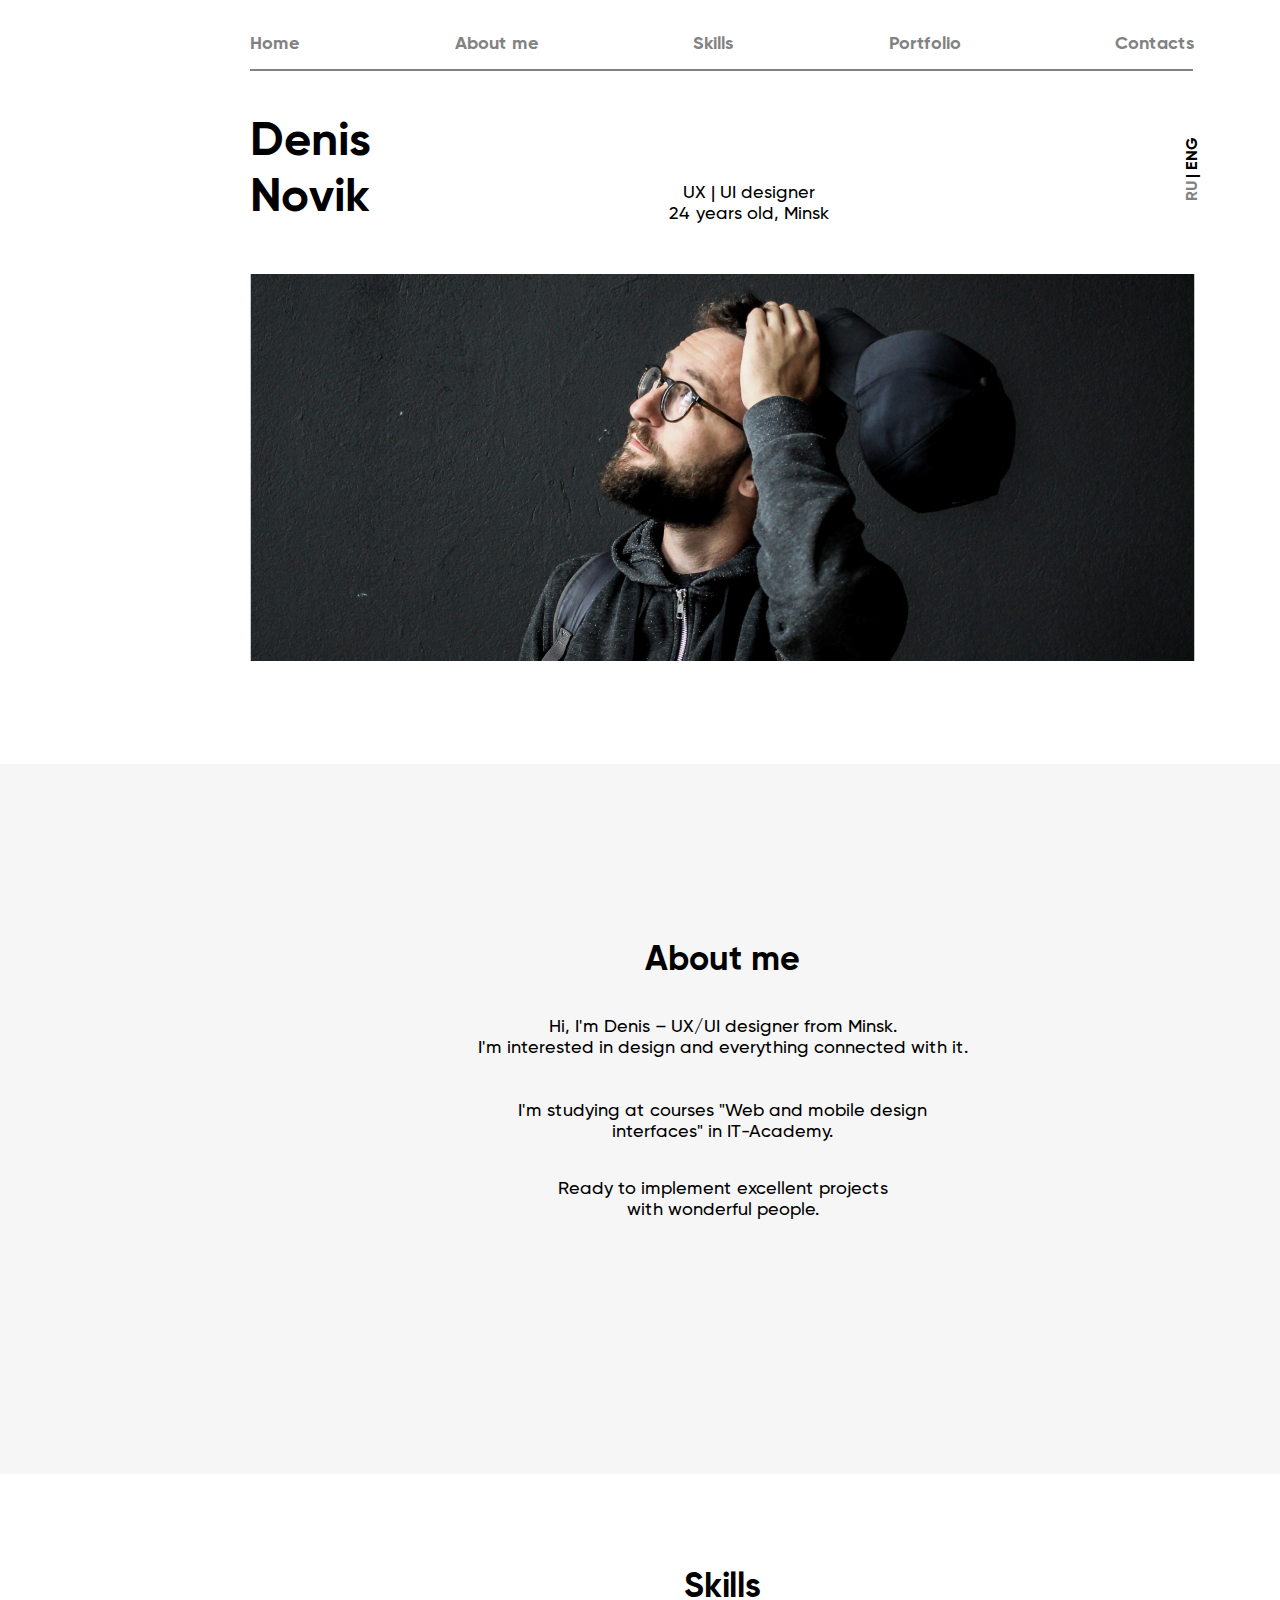
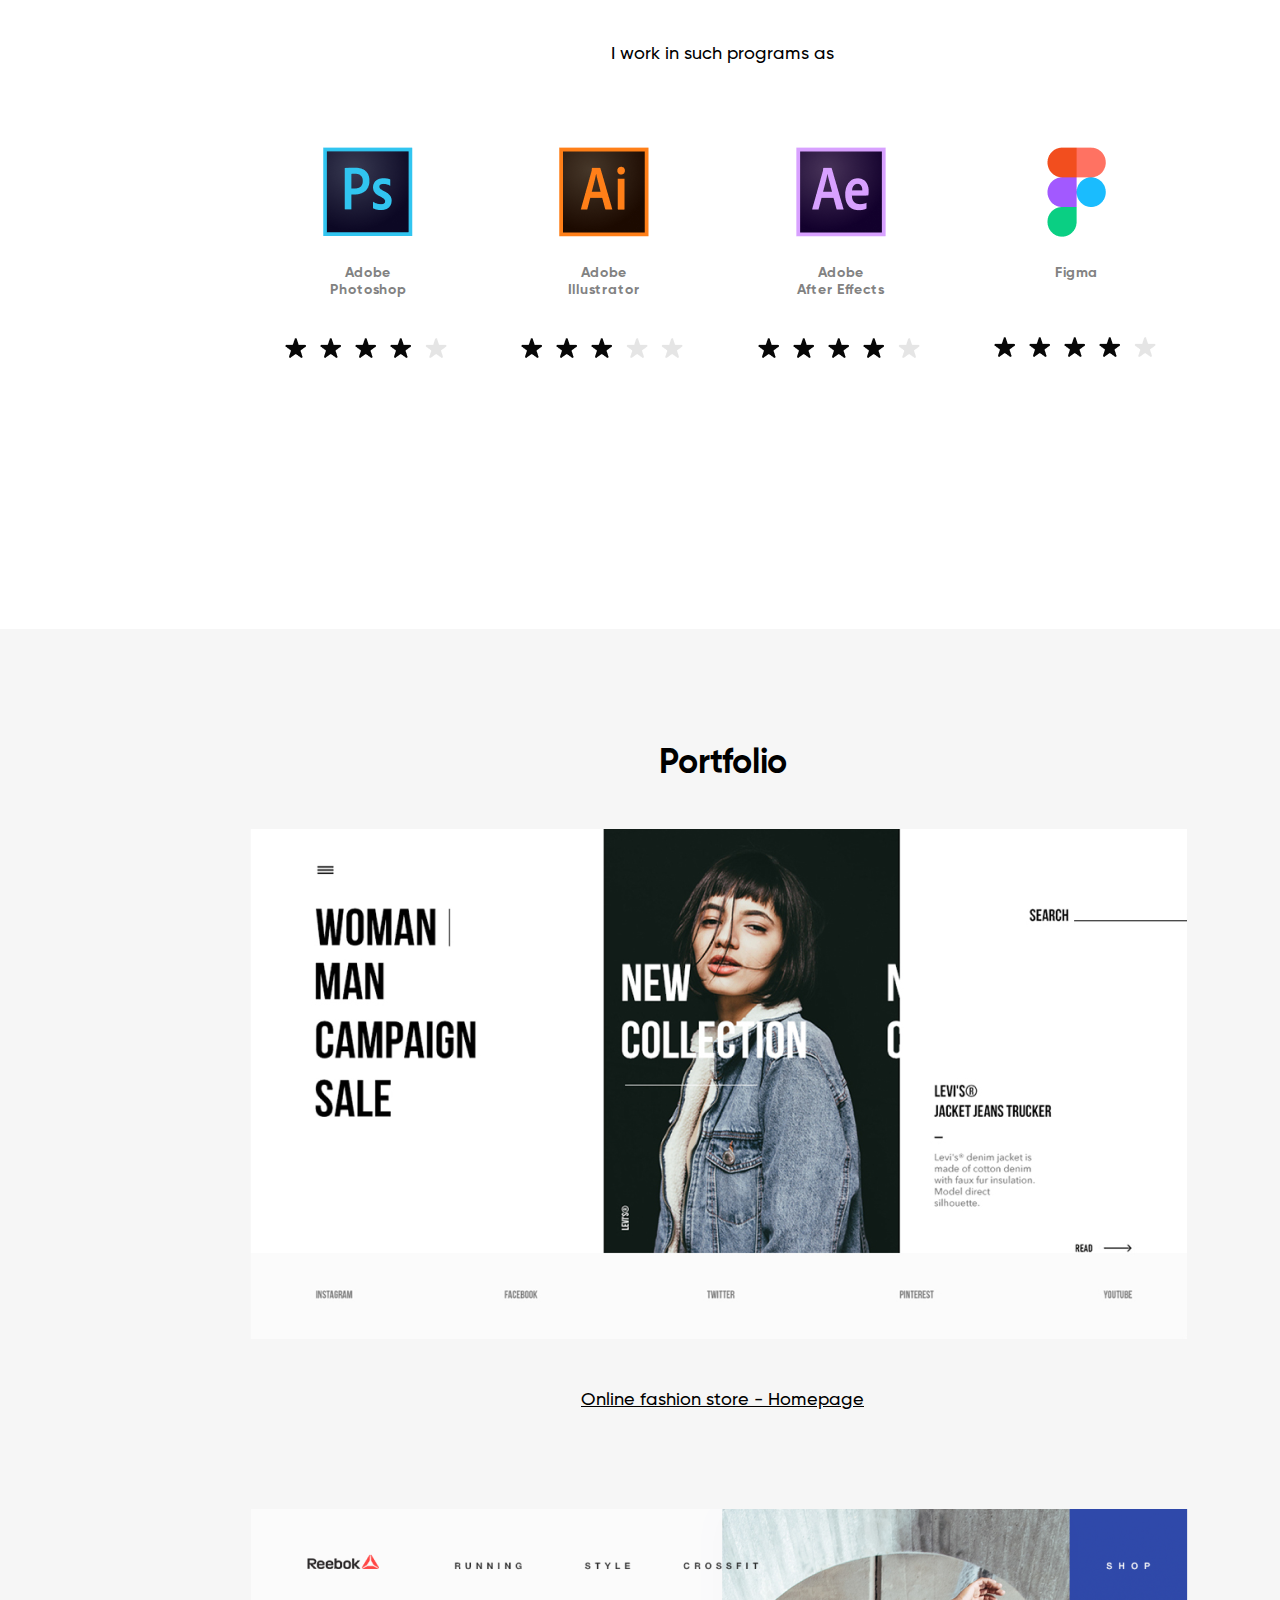
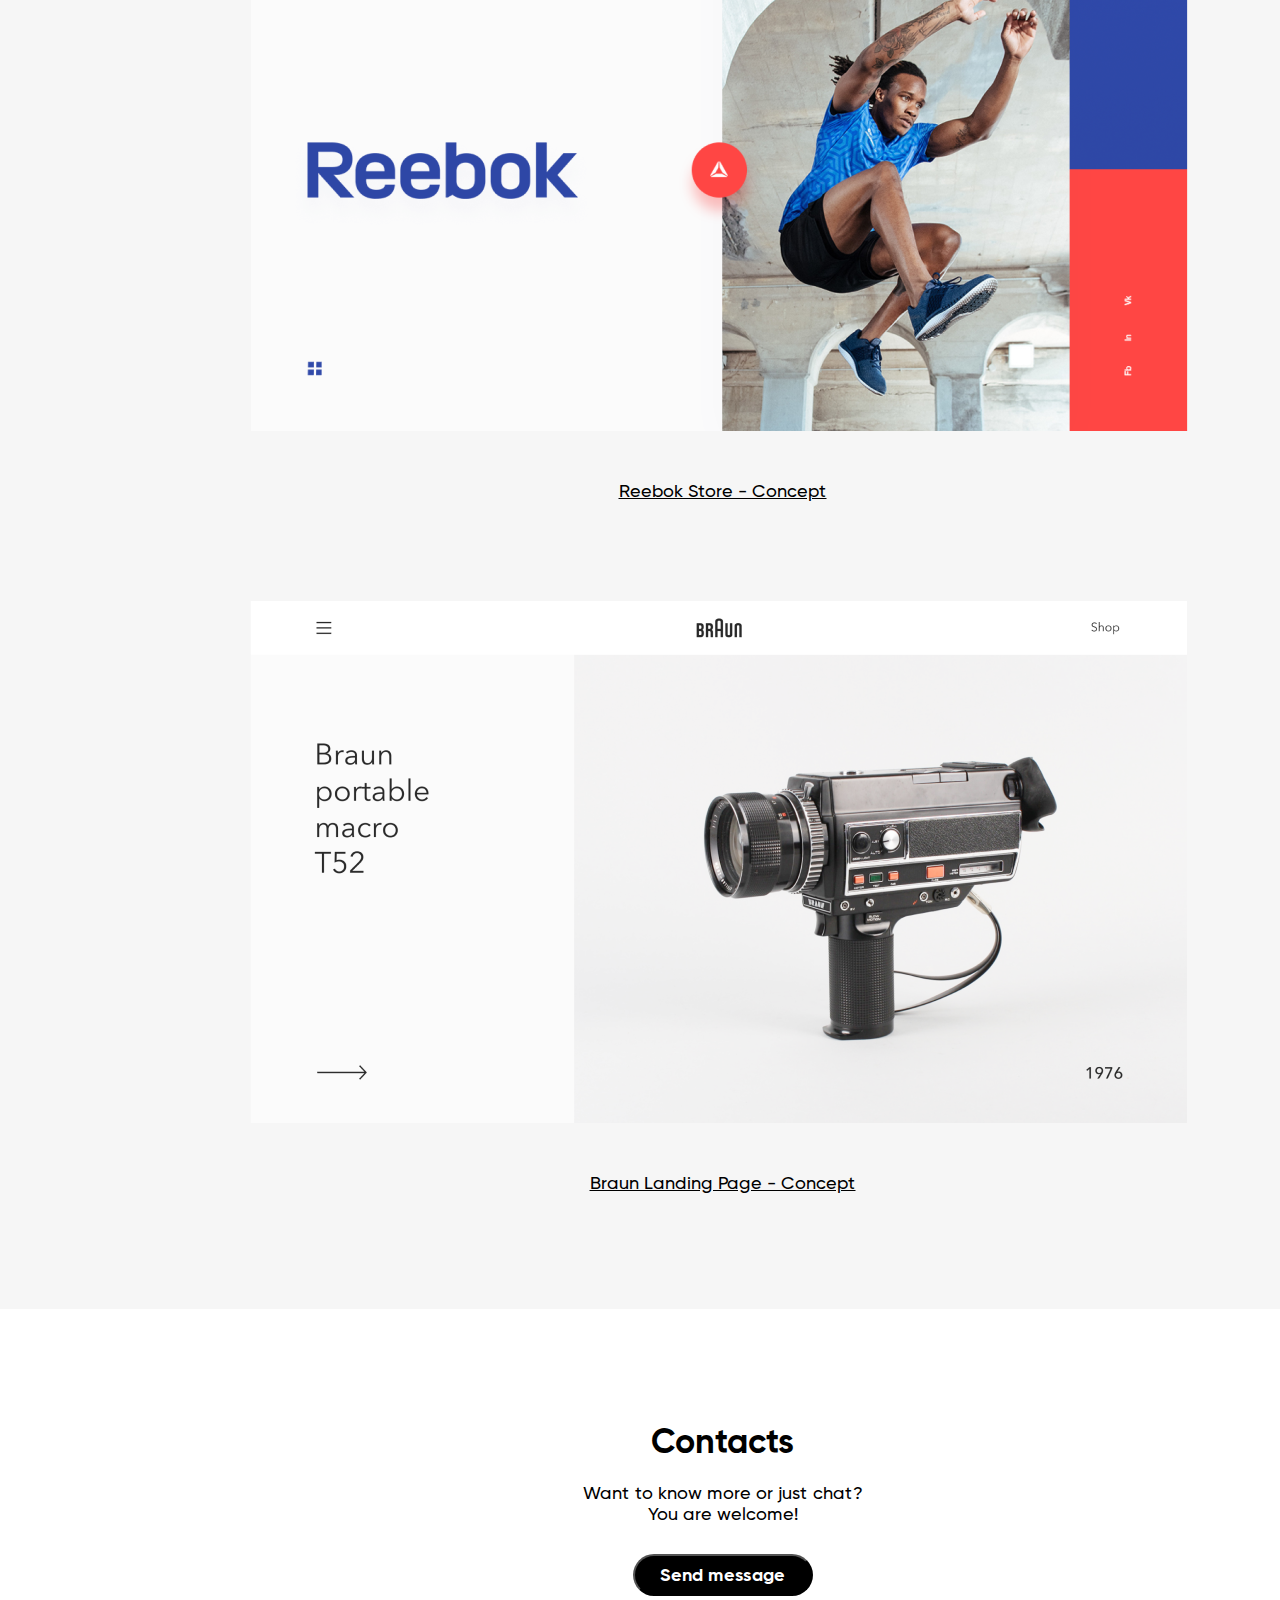
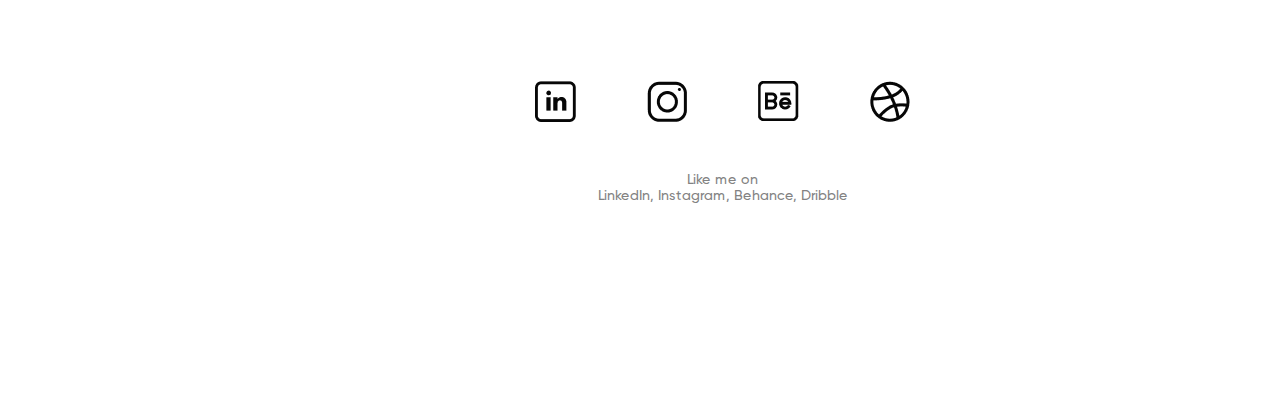
<file: index.html>
<!DOCTYPE html>
<html lang="en">

<head>
    <meta charset="UTF-8">
    <title>Denis Novik - UX | UI designer</title>
    <link rel="stylesheet" href="style.css"> </head>

<body>
    <div class="container">
        <div class="denis">
            <a name="H"></a>
            <div class="header clearfix">
                <div class="menu">
                    <ul>
                        <li class="menu-list"><a href="#H" class="menu-link"><b>Home</b></a></li>
                        <li class="menu-list"><a href="#A" class="menu-link"><b>About me</b></a></li>
                        <li class="menu-list"><a href="#S" class="menu-link"><b>Skills</b></a></li>
                        <li class="menu-list"><a href="#P" class="menu-link"><b>Portfolio</b></a></li>
                        <li class="menu-list"><a href="#C" class="menu-link"><b>Contacts</b></a></li>
                    </ul>
                </div>
            </div>
            <div class="vektor"> </div>
            <div class="text-denis">
                <h2 class="denis-novik"><span>Denis</span><span>Novik</span></h2>
                <p class="old"><span>UX | UI designer</span><span>24 years old, Minsk</span></p>
                <div class="translation">
                   <a href="Russia.html" class="ru"><b>RU</b></a>
                    <p class="tr"><b>| ENG </b></p>
                </div>
            </div>
            <div class="den"><img src="img/denis.jpg" alt="denis"></div>
        </div>
        <a name="A"></a>
        <div class="about">
            <a name="A"></a>
            <h2 class="me">About me</h2>
            <br>
            <br>
            <p class="text"> <span>Hi, I'm Denis – UX/UI designer from Minsk.</span><span>I'm interested in design and everything connected with it.</span>
                <br>
                <br>
                <p class="text"><span>I'm studying at courses "Web and mobile design</span><span>interfaces" in IT-Academy.</span></p>
                <br>
                <br>
                <p class="text"><span>Ready to implement excellent projects</span><span>with wonderful people.</span></p>
        </div>
        <a name="S"></a>
        <div class="skills">
            <h2 class="skil">Skills</h2>
            <br>
            <br>
            <p class="work">I work in such programs as</p>
            <div class="program">
                <div class="pro"> <img class="img" src="img/photoshop.png" alt="photoshop">
                    <p class="T text1"><span>Adobe</span><span>Photoshop</span></p>
                    <div class="star">
                        <div class="star1"></div>
                        <div class="star1"></div>
                        <div class="star1"></div>
                        <div class="star1"></div>
                        <div class="star2"></div>
                    </div>
                </div>
                <div class="pro"> <img class="img" src="img/adobe.png" alt="adobe">
                    <p class="T text1"><span>Adobe</span><span>Illustrator</span></p>
                    <div class="star">
                        <div class="star1"></div>
                        <div class="star1"></div>
                        <div class="star1"></div>
                        <div class="star2"></div>
                        <div class="star2"></div>
                    </div>
                </div>
                <div class="pro"> <img class="img" src="img/after.png" alt="after">
                    <p class="T text1"><span>Adobe</span><span>After Effects</span></p>
                    <div class="star">
                        <div class="star1"></div>
                        <div class="star1"></div>
                        <div class="star1"></div>
                        <div class="star1"></div>
                        <div class="star2"></div>
                    </div>
                </div>
                <div class="pro"> <img class="img" src="img/figma.png" alt="figma">
                    <p class="T text1">Figma</p>
                    <div class="star starr">
                        <div class="star1"></div>
                        <div class="star1"></div>
                        <div class="star1"></div>
                        <div class="star1"></div>
                        <div class="star2"></div>
                    </div>
                </div>
            </div>
        </div>
        <div class="portfolio">
            <a name="P"></a>
            <h1 class="h1portfolio">Portfolio</h1> <img class="girl" src="img/girl.png" alt="girl"> <a class="online" href="#">Online fashion store - Homepage</a> <img class="reebok" src="img/reebok.png" alt="reebok"> <a class="online" href="#">Reebok Store - Concept</a> <img class="photo" src="img/photo.png" alt="photo"> <a class="online1" href="#">Braun Landing Page - Concept</a> </div>
        <div class="contacts">
            <a name="C"></a>
            <h1 class="h1contacts">Contacts</h1>
            <p class="pcontacts">Want to know more or just chat?
                <br>You are welcome!</p>
                <div class="send2">
                <button class="send"> <a class="send1" href="https://www.youtube.com/">Send message</a></button>
                </div>
            <div class="social_img">
                <a target="_blank" href="https://www.linkedin.com/"><img src="img/in.png" alt="in"></a>
                <a target="_blank" href="https://www.instagram.com/"><img src="img/instagram.png" alt="instagram"></a>
                <a target="_blank" href="https://www.behance.net/"><img src="img/be.png" alt="be"></a>
                <a target="_blank" href="https://dribbble.com/"><img src="img/ball.png" alt="ball"></a>
            </div>
            <p class="like">Like me on
                <br>LinkedIn, Instagram, Behance, Dribble</p>
        </div>
    </div>
</body>

</html>
</file>
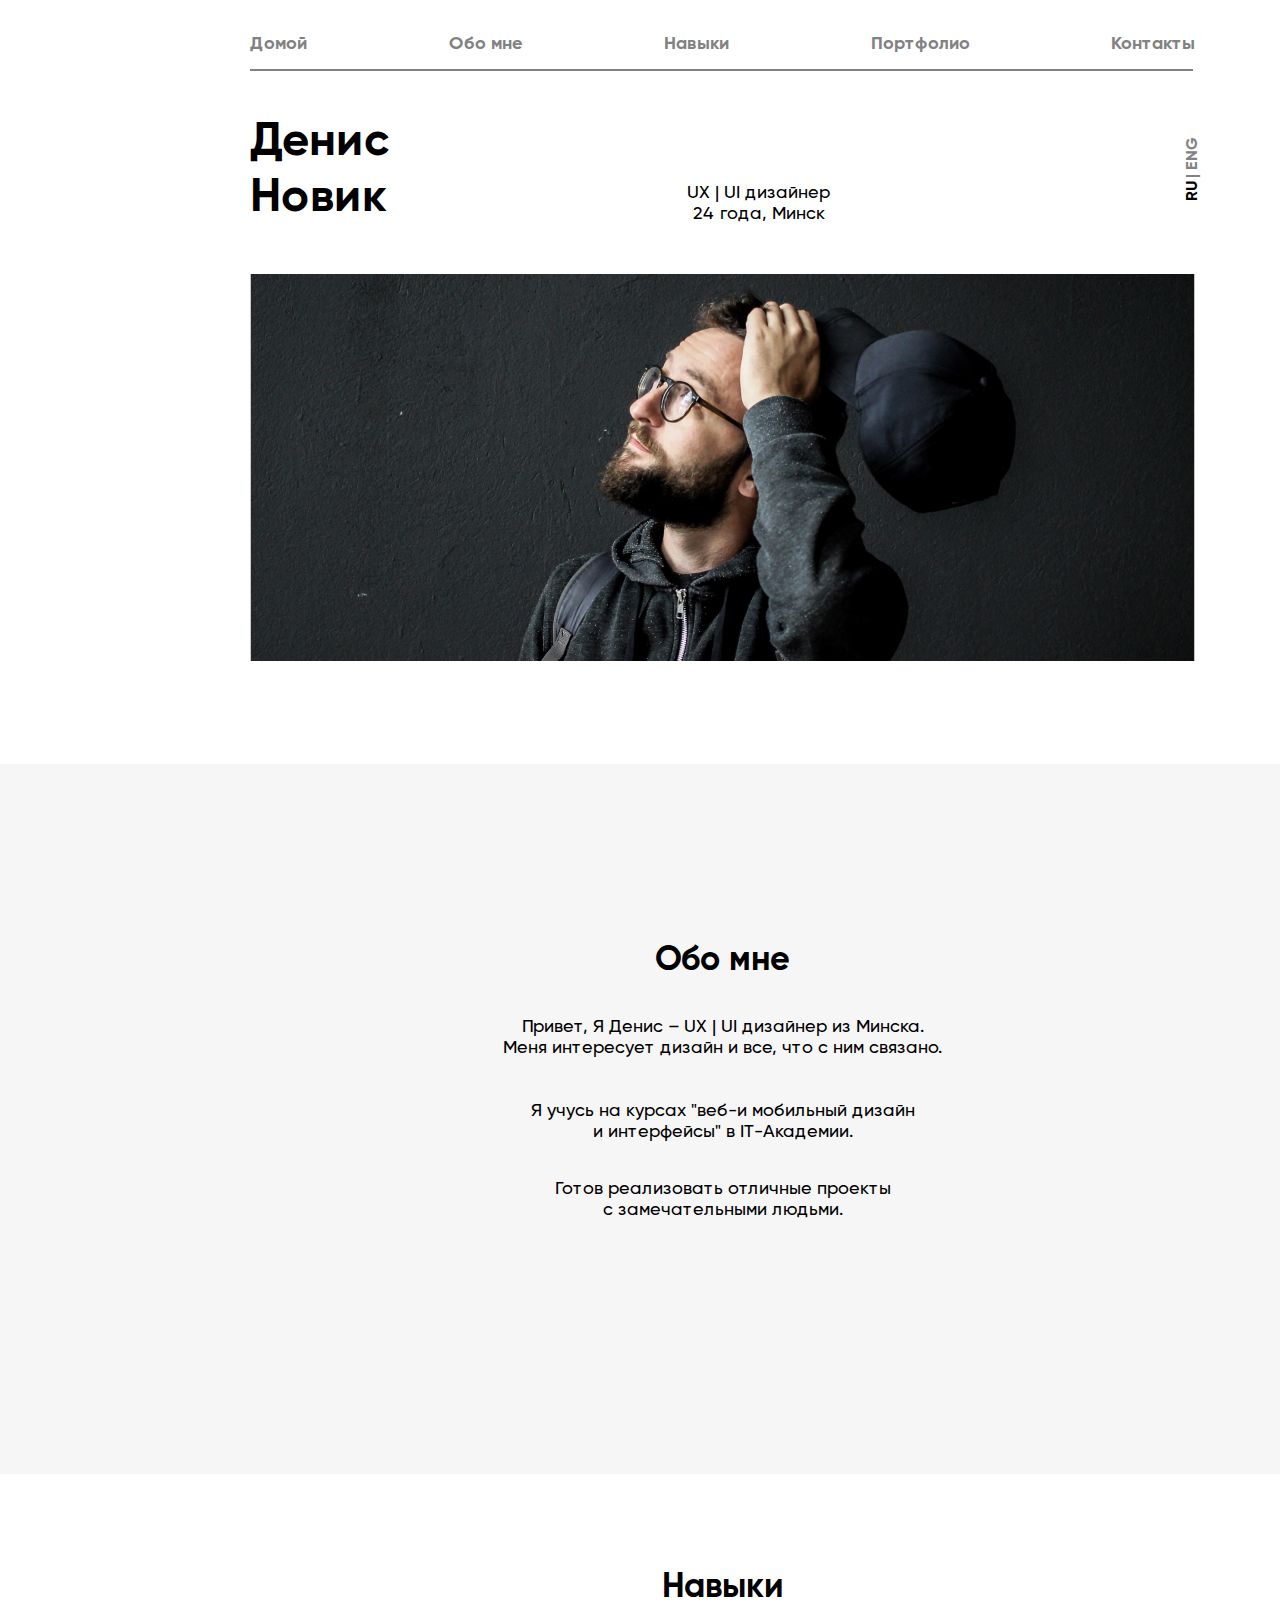
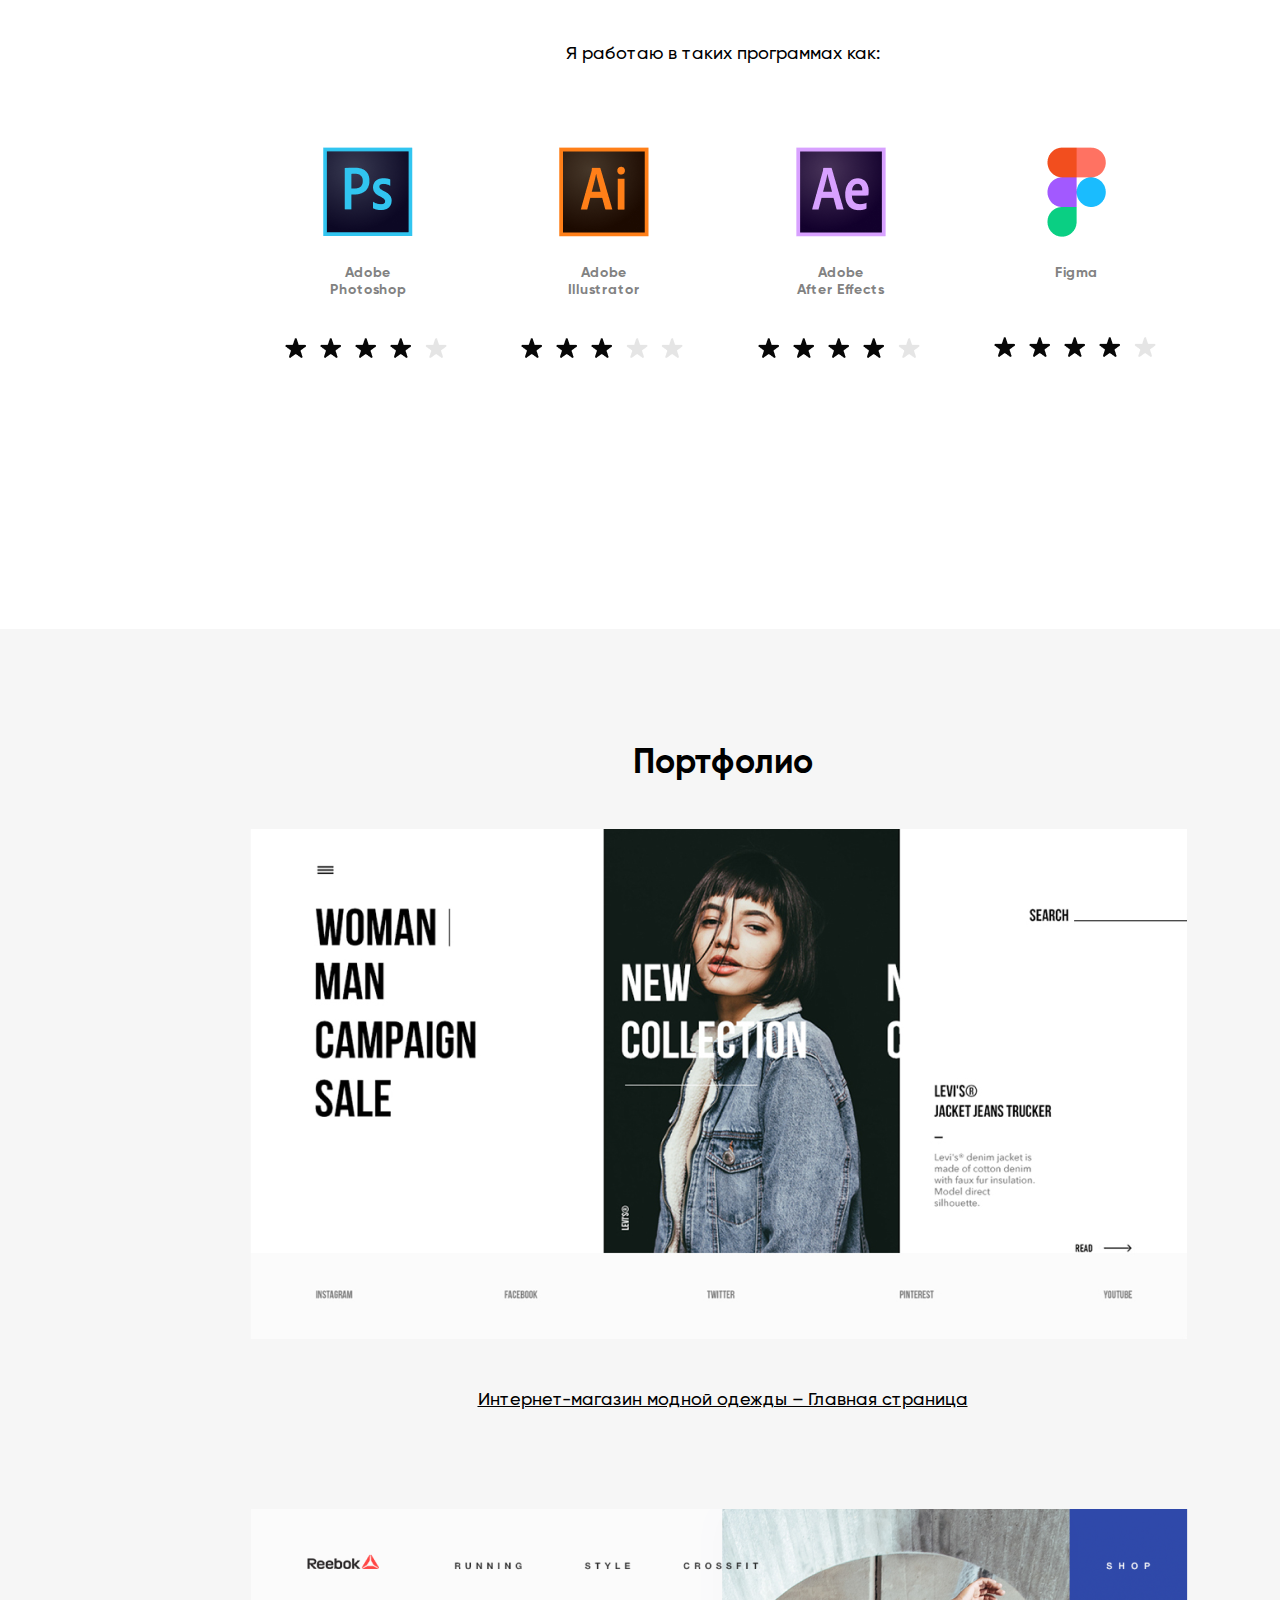
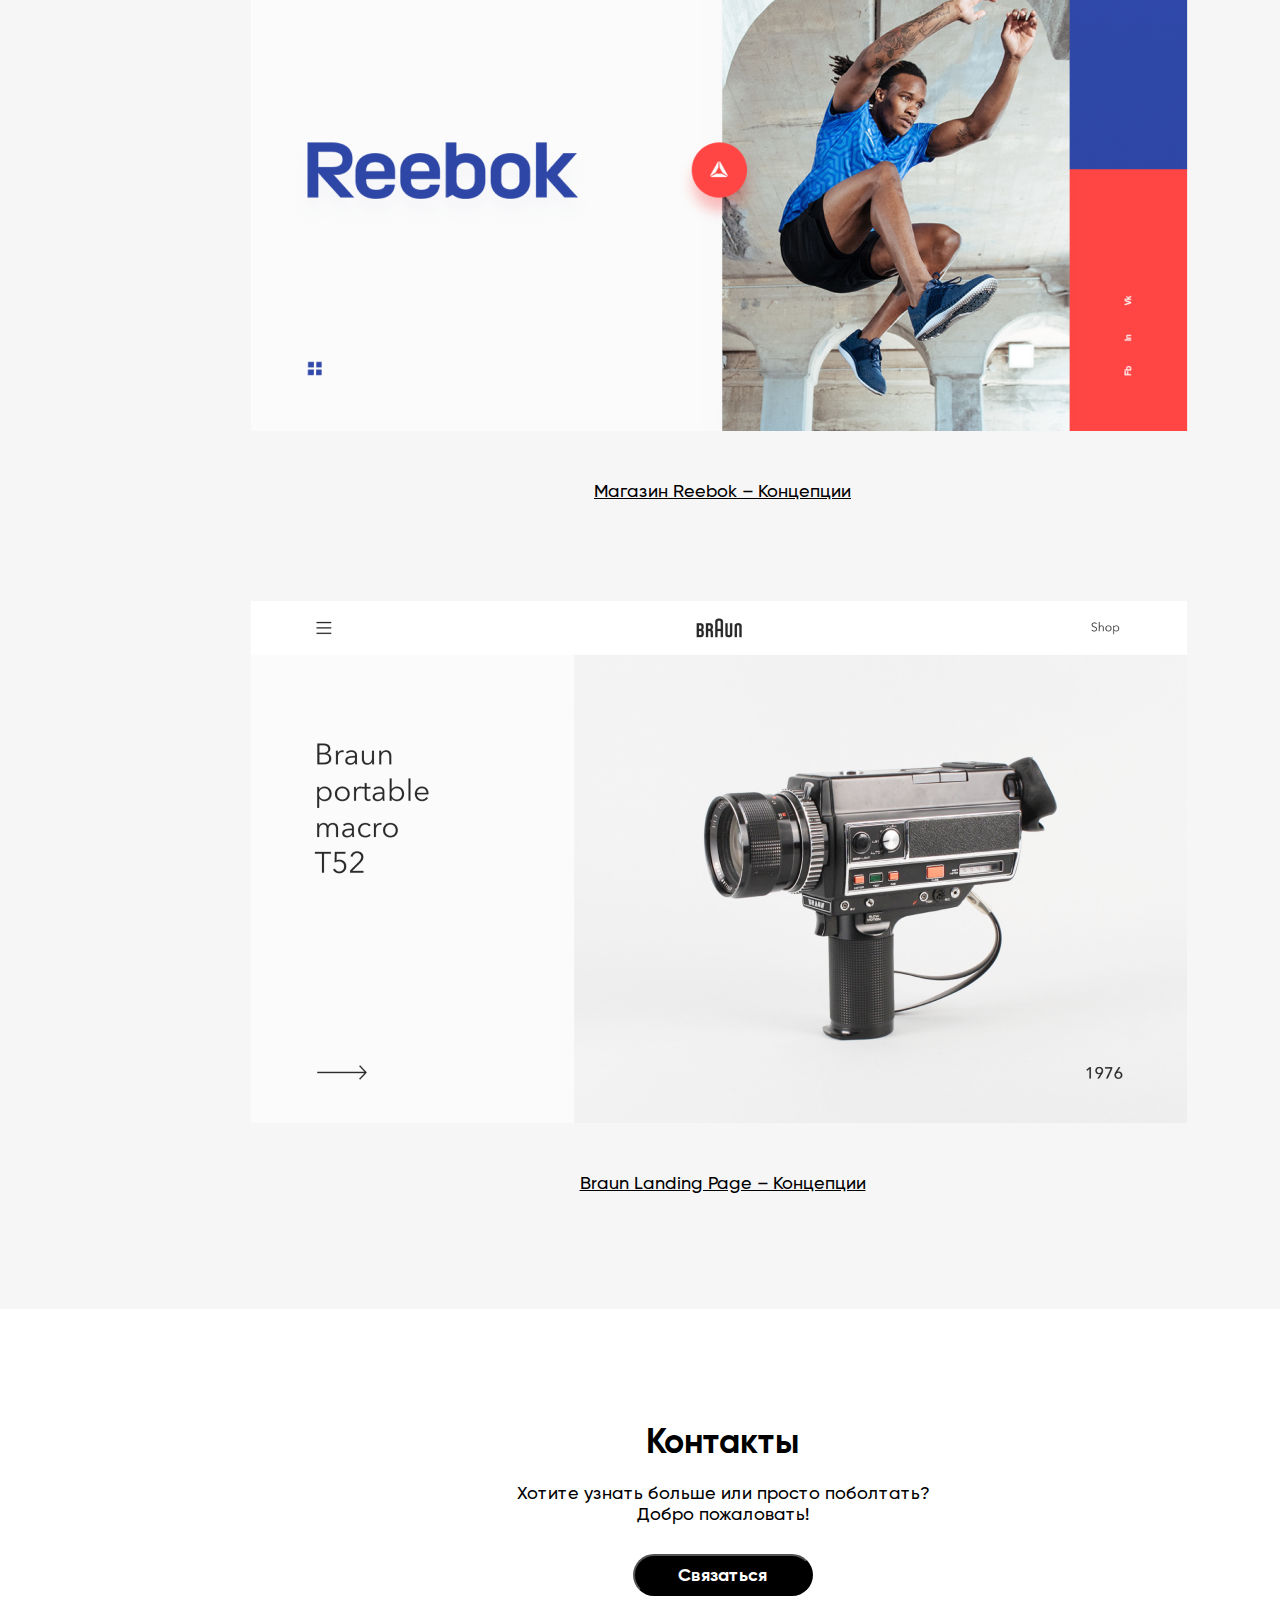
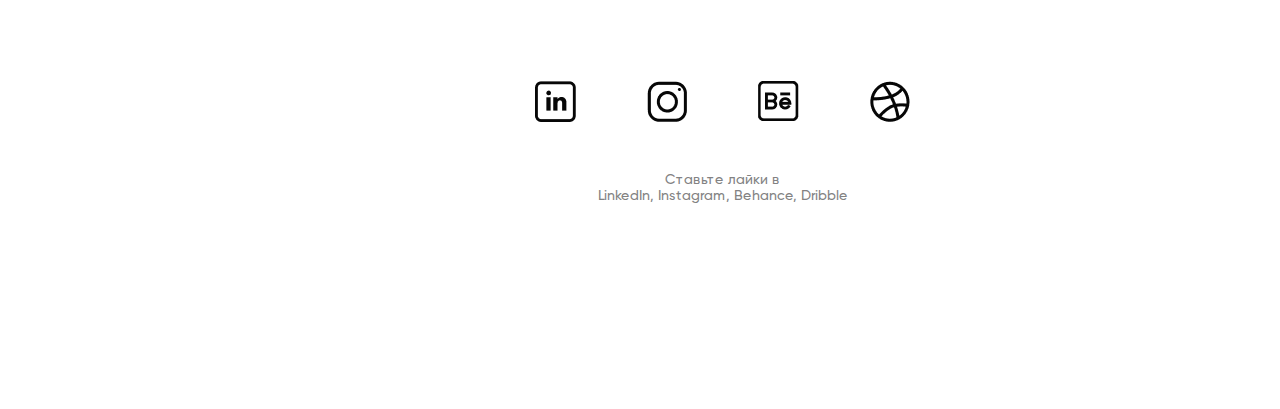
<file: Russia.html>
<!DOCTYPE html>
<html lang="en">

<head>
    <meta charset="UTF-8">
    <title>Денис Новик - UX | UI дизайнер</title>
    <link rel="stylesheet" href="style.css"> </head>

<body>
    <div class="container">
        <div class="denis">
            <a name="H"></a>
            <div class="header clearfix">
                <div class="menu">
                    <ul>
                        <li class="menu-list"><a href="#H" class="menu-link"><b>Домой</b></a></li>
                        <li class="menu-list"><a href="#A" class="menu-link"><b>Обо мне</b></a></li>
                        <li class="menu-list"><a href="#S" class="menu-link"><b>Навыки</b></a></li>
                        <li class="menu-list"><a href="#P" class="menu-link"><b>Портфолио</b></a></li>
                        <li class="menu-list"><a href="#C" class="menu-link"><b>Контакты</b></a></li>
                    </ul>
                </div>
            </div>
            <div class="vektor"> </div>
            <div class="text-denis">
                <h2 class="denis-novik"><span>Денис</span><span>Новик</span></h2>
                <p class="old"><span>UX | UI дизайнер</span><span>24 года, Минск</span></p>
                <div class="translation">
                    <p class="tr"><b>RU</b></p> <a href="index.html" class="eng"><b>| ENG</b></a> </div>
            </div>
            <div class="den"><img src="img/denis.jpg" alt="denis"></div>
        </div>
        <a name="A"></a>
        <div class="about">
            <a name="A"></a>
            <h2 class="me">Обо мне</h2>
            <br>
            <br>
            <p class="text"> <span>Привет, Я Денис – UX | UI дизайнер из Минска.</span><span>Меня интересует дизайн и все, что с ним связано.</span>
                <br>
                <br>
                <p class="text"><span>Я учусь на курсах "веб-и мобильный дизайн</span><span>и интерфейсы" в IT-Академии.</span></p>
                <br>
                <br>
                <p class="text"><span>Готов реализовать отличные проекты</span><span>с замечательными людьми.</span></p>
        </div>
        <a name="S"></a>
        <div class="skills">
            <h2 class="skil">Навыки</h2>
            <br>
            <br>
            <p class="work">Я работаю в таких программах как:</p>
            <div class="program">
                <div class="pro"> <img class="img" src="img/photoshop.png" alt="photoshop">
                    <p class="T text1"><span>Adobe</span><span>Photoshop</span></p>
                    <div class="star">
                        <div class="star1"></div>
                        <div class="star1"></div>
                        <div class="star1"></div>
                        <div class="star1"></div>
                        <div class="star2"></div>
                    </div>
                </div>
                <div class="pro"> <img class="img" src="img/adobe.png" alt="adobe">
                    <p class="T text1"><span>Adobe</span><span>Illustrator</span></p>
                    <div class="star">
                        <div class="star1"></div>
                        <div class="star1"></div>
                        <div class="star1"></div>
                        <div class="star2"></div>
                        <div class="star2"></div>
                    </div>
                </div>
                <div class="pro"> <img class="img" src="img/after.png" alt="after">
                    <p class="T text1"><span>Adobe</span><span>After Effects</span></p>
                    <div class="star">
                        <div class="star1"></div>
                        <div class="star1"></div>
                        <div class="star1"></div>
                        <div class="star1"></div>
                        <div class="star2"></div>
                    </div>
                </div>
                <div class="pro"> <img class="img" src="img/figma.png" alt="figma">
                    <p class="T text1">Figma</p>
                    <div class="star starr">
                        <div class="star1"></div>
                        <div class="star1"></div>
                        <div class="star1"></div>
                        <div class="star1"></div>
                        <div class="star2"></div>
                    </div>
                </div>
            </div>
        </div>
        <div class="portfolio">
            <a name="P"></a>
            <h1 class="h1portfolio">Портфолио</h1> <img class="girl" src="img/girl.png" alt="girl"> <a class="online" href="https://www.online-fashion.ru/" target="_blank">Интернет-магазин модной одежды – Главная страница</a> <img class="reebok" src="img/reebok.png" alt="reebok"> <a class="online" href="https://www.reebok.ru/" target="_blank">Магазин Reebok – Концепции</a> <img class="photo" src="img/photo.png" alt="photo"> <a class="online1" href="https://braun-russia.ru/" target="_blank">Braun Landing Page – Концепции</a> </div>
        <div class="contacts">
            <a name="C"></a>
            <h1 class="h1contacts">Контакты</h1>
            <p class="pcontacts">Хотите узнать больше или просто поболтать?
                <br>Добро пожаловать!</p>
            <div class="send2">
                <button class="send"> <a class="send1" href="https://www.youtube.com/">Связаться</a></button>
                </div>
            <div class="social_img">
                <a target="_blank" href="https://www.linkedin.com/"><img src="img/in.png" alt="in"></a>
                <a target="_blank" href="https://www.instagram.com/"><img src="img/instagram.png" alt="instagram"></a>
                <a target="_blank" href="https://www.behance.net/"><img src="img/be.png" alt="be"></a>
                <a target="_blank" href="https://dribbble.com/"><img src="img/ball.png" alt="ball"></a>
            </div>
            <p class="like">Ставьте лайки в
                <br>LinkedIn, Instagram, Behance, Dribble</p>
        </div>
    </div>
</body>

</html>
</file>
<file: style.css>
* {
    margin: 0;
    padding: 0;
}

@font-face {
    font-family: 'Gilroy';
    src: url(fonts/Gilroy-Medium.woff);
    font-weight: 500;
    font-style: normal;
}

@font-face {
    font-family: 'Gilroy';
    src: url(fonts/Gilroy-Bold.woff);
    font-weight: bold;
    font-style: normal;
}

.container {
    width: 1445px;
    margin: 0 auto;
    height: 800px;
}

.vektor {
    width: 940.6px;
    margin-top: 14.92px;
    margin-bottom: 40px;
    border: 1px solid #828282;
    transform: matrix(1, 0, 0, 1, 0, 0);
}

.denis {
    padding-left: 250px;
    padding-right: 250px;
}

.header {
    padding-top: 32px;
    font-family: 'Gilroy';
    font-weight: bold;
    font-style: normal;  
}

.menu-list {
    list-style-type: none;
    font-size: 18px;
}

.menu-link {
    text-decoration: none;
    color: #828282;
}

.menu a:hover {
    color: black;
}

.translation a:hover {
    color: black;
}


.clearfix:after {
    content: "";
    display: table;
    clear: both;
}

.menu ul {
    display: flex;
    justify-content: space-between;
}

h2.denis-novik {
    font-size: 47px;
    display: flex;
    flex-direction: column;
    font-family: 'Gilroy';
    font-weight: bold;
    font-style: normal;
}

.old {
    font-family: 'Gilroy';
    font-weight: 500;
    font-style: normal;
    display: flex;
    flex-direction: column;
    align-self: flex-end;
    color: black;
    font-size: 18px;
    text-align: center;
}

.text-denis {
    display: flex;
    justify-content: space-between;
}

.translation {
    transform: rotate(-90deg);
    display: flex;
    align-items: end;
    padding-bottom: 16px;
}

.ru,
.eng {
    font-size: 16px;
    text-decoration: none;
    font-family: 'Gilroy';
    font-weight: bold;
    font-style: normal;
    padding-right: 3px;
    color: #828282;
}

.tr {
    font-family: 'Gilroy';
    font-weight: bold;
    font-style: normal;
    font-size: 16px;
    padding-right: 3px;
}

.den {
    width: 943.61px;
    height: 387px;
    margin-top: 50px;
    margin-bottom: 104px;
}

.about {
    display: flex;
    flex-flow: wrap column;
    justify-content: center;
    text-align: center;
    padding-left: 250px;
    padding-right: 250px;
    padding-bottom: 180px;
    background-color: #F6F6F6;
    height: 530px;
}

.me {
    font-size: 34px;
    font-family: 'Gilroy';
    font-weight: bold;
    font-style: normal;
    padding-top: 100px;
}

.text {
    display: flex;
    flex-direction: column;
    font-size: 18px;
    font-family: 'Gilroy';
    font-weight: 500;
    font-style: normal;
}

.skills {
    padding-left: 250px;
    padding-right: 250px;
    padding-bottom: 164px;
    height: 500px;
}

.skil {
    font-family: 'Gilroy';
    font-weight: bold;
    font-style: normal;
    font-size: 34px;
    text-align: center;
    margin-top: 91px;
}

.work {
    font-family: 'Gilroy';
    font-weight: 500;
    font-style: normal;
    font-size: 18px;
    text-align: center;
    padding-bottom: 84px;
}

.program {
    display: flex;
    flex-direction: row;
    justify-content: space-around;
    text-align: center;
}

.text1 {
    font-family: 'Gilroy';
    font-weight: bold;
    font-style: normal;
    font-size: 14px;
    color: #828282;
    display: flex;
    justify-content: space-between;
    padding-top: 23px;
}

.T {
    flex-direction: column;
    text-align: center;
}

.star1 {
    background-image: url(img/Star.png);
    width: 26px;
    height: 26px;
    background-repeat: no-repeat;
}

.star2 {
    background-image: url(img/Starr.png);
    width: 26px;
    height: 26px;
    background-repeat: no-repeat;
}

.img {
    padding-left: 10px;
    padding-right: 10px;
}

.star {
    display: flex;
    flex-direction: row;
    justify-content: space-between;
    padding-top: 40px;
}

.starr {
    padding-top: 56px;
}

.pro {
    width: 166px;
    height: 206px;
}

.portfolio {
    padding-left: 250px;
    padding-right: 250px;
    padding-bottom: 20px;
    background-color: #F6F6F6;
}

.h1portfolio {
    font-family: 'Gilroy';
    font-weight: bold;
    font-style: normal;
    font-size: 34px;
    text-align: center;
    padding-top: 112px;
}

.girl {
    padding-top: 47px;
}

.online {
    font-family: 'Gilroy';
    font-weight: 500;
    font-style: normal;
    font-size: 18px;
    color: black;
    display: flex;
    justify-content: center;
    padding-top: 45px;
}

.reebok {
    padding-top: 100px;
}

.photo {
    padding-top: 100px;
}

.online1 {
    font-family: 'Gilroy';
    font-weight: 500;
    font-style: normal;
    font-size: 18px;
    color: black;
    display: flex;
    justify-content: center;
    padding-top: 45px;
    padding-bottom: 96px;
}

.contacts {
    padding-left: 250px;
    padding-right: 250px;
    height: 700px;
}

.h1contacts {
    font-family: 'Gilroy';
    font-weight: bold;
    font-style: normal;
    font-size: 34px;
    text-align: center;
    padding-top: 112px;
}

.pcontacts {
    font-family: 'Gilroy';
    font-weight: 500;
    font-style: normal;
    font-size: 18px;
    text-align: center;
    padding-top: 20px;
}


.send1 {
    text-decoration: none;
    color: white;
    font-family: 'Gilroy';
    font-weight: bold;
    font-style: normal;
    font-size: 18px;
}

.send {
    background-color: black;
    width: 180px;
    height: 42px;
    border-radius: 21px;
}

.send2 {
    display: flex;
    justify-content: center;
    padding-top: 30px;
}


.social_img {
    padding-top: 85px;
    display: flex;
    justify-content: space-around;
    padding-left: 250px;
    padding-right: 250px;
}

.like {
    font-family: 'Gilroy';
    font-weight: 500;
    font-style: normal;
    font-size: 14px;
    color: #828282;
    text-align: center;
    padding-top: 45px;
    padding-bottom: 120px;
}
</file>
